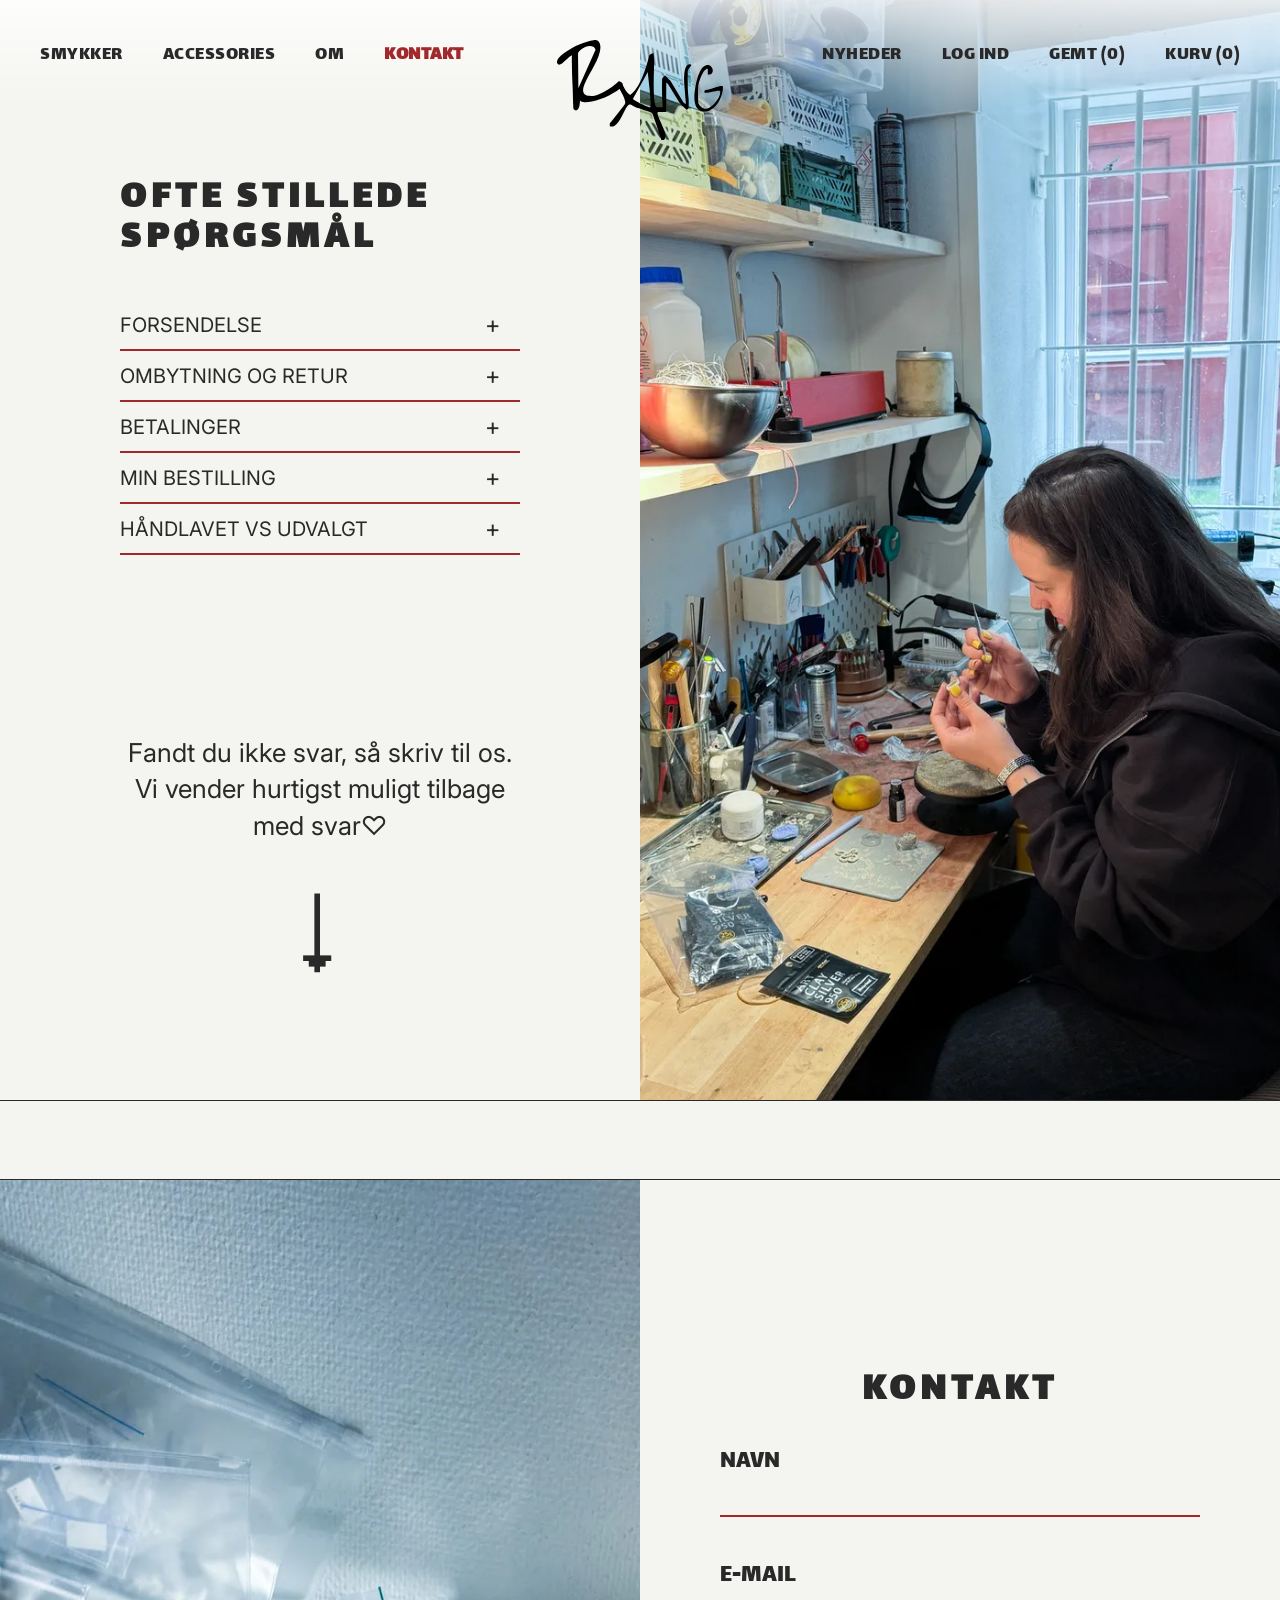
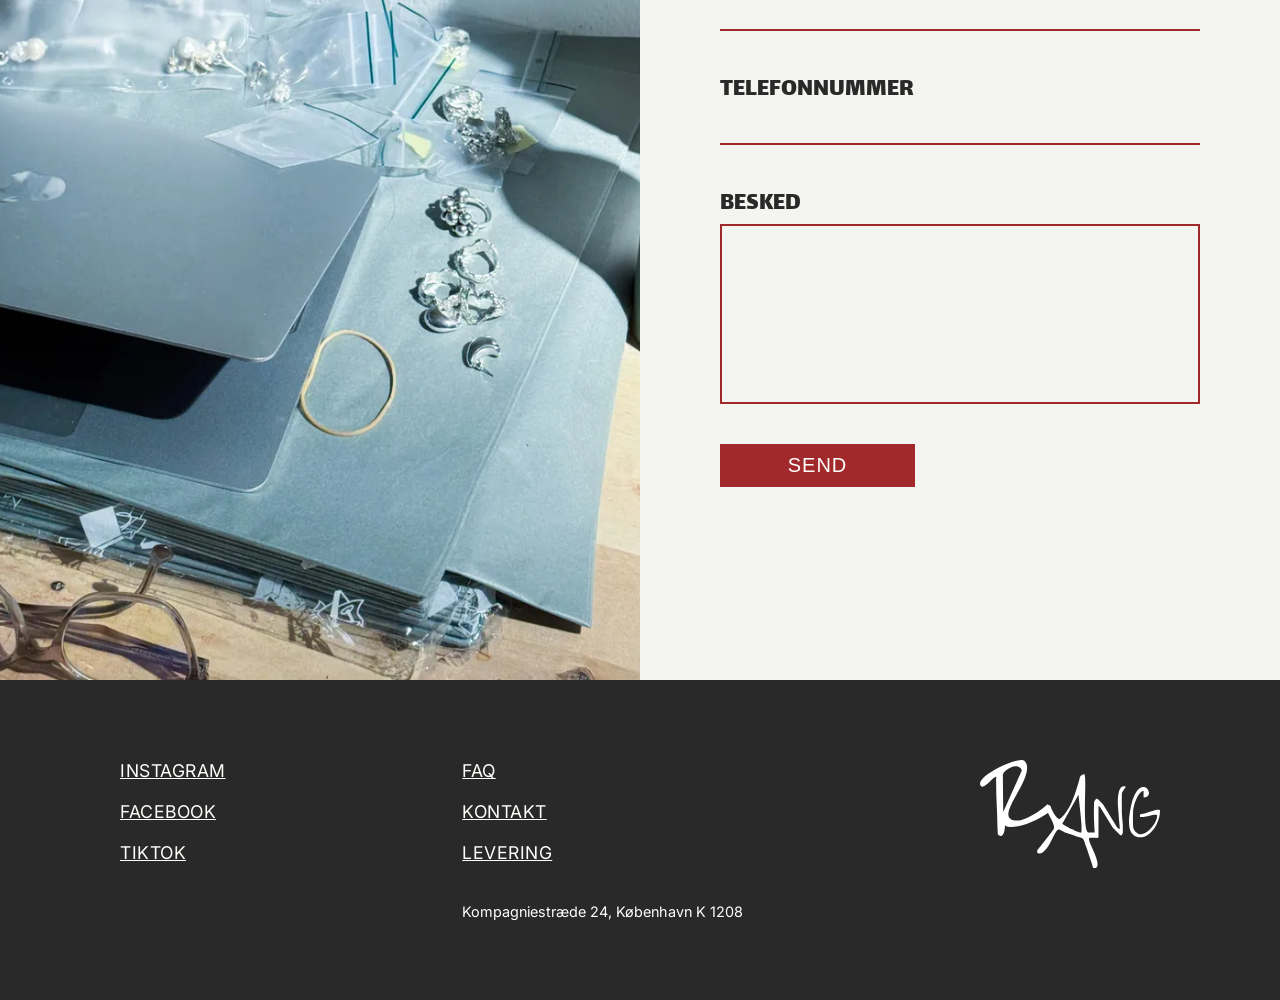
<file: kontakt.html>
<!DOCTYPE html>
<html lang="da">

<head>
    <meta charset="UTF-8">
    <meta name="viewport" content="width=device-width, initial-scale=1.0">
    <title>Rang CPH - Kontakt & FAQ</title>
    <meta name="description"
        content="Se Rangs håndlavede one of a kind-smykker og udvalgte accessories i et råt, urbant og unisex univers.">
    <meta name="robots" content="noindex">
    <link rel="icon" type="image/png" href="photos/favicon_io/favicon-32x32.png">
    <link rel="stylesheet" href="CSS/custom.css">
    <link rel="stylesheet" href="CSS/global.css">
    <link rel="stylesheet" href="CSS/kontakt.css">
    <link rel="preconnect" href="https://fonts.googleapis.com">
    <link rel="preconnect" href="https://fonts.gstatic.com" crossorigin>
    <link href="https://fonts.googleapis.com/css2?family=Lalezar&display=swap" rel="stylesheet">
    <link href="https://fonts.googleapis.com/css2?family=Caveat:wght@400..700&display=swap" rel="stylesheet">
    <link
        href="https://fonts.googleapis.com/css2?family=Inter:ital,opsz,wght@0,14..32,100..900;1,14..32,100..900&display=swap"
        rel="stylesheet">
</head>

<body>

    <header class="site-header">
        <nav class="main-nav">

            <a href="index.html" class="nav-logo">
                <img src="photos/rangLogo.svg" alt="Logo" class="logo-img">
            </a>

            <button class="burger-btn">=</button>

            <div class="nav-menu">
                <div class="nav-left">
                    <a href="smykker.html">Smykker</a>
                    <a href="accessories.html">Accessories</a>
                    <a href="Om.html">Om</a>

                    <a href="kontakt.html" class="active-link">Kontakt</a>
                </div>
                <div class="nav-right">
                    <a href="nyheder.html">Nyheder</a>
                    <a href="#" data-panel-open="login">Log ind</a>
                    <a href="#" data-panel-open="saved">Gemt (<span id="savedCount">0</span>)</a>
                    <a href="#" data-panel-open="cart">Kurv (<span id="cartCount">0</span>)</a>
                </div>
            </div>

        </nav>
    </header>

    <main>

        <section class="grid-1-1-kontakt">
            <div class="sectionFirst">
                <h1>Ofte stillede spørgsmål</h1>
                <section class="sectionFAQ">
                    <details>
                        <summary>Forsendelse</summary>

                        <div class="content">

                            <div>
                                <p><strong>Hvornår afsendes min ordre?</strong></p>
                                <p>
                                    Alle ordrer bestilt før kl. 12 sender vi normalt samme dag. Der kan være forlænget
                                    leveringstid i forbindelse med f.eks.
                                    SALE og jul, hvor leveringstiden kan være op til 10 hverdage. Se mere information
                                    under
                                    Fragt & levering.
                                </p>
                            </div>
                            <div>
                                <p><strong>Hvornår kan jeg forvente at min pakke bliver leveret?</strong></p>

                                <!-- RETTELSE 2: Opdelt p-tag og ul-liste korrekt -->
                                <p>Når pakken er afsendt gælder følgende leveringstider:</p>
                                <ul>
                                    <li>Dao: 1-3 hverdage</li>
                                    <li>Postnord: 1-2 hverdage</li>
                                    <li>GLS: 1-2 hverdage</li>
                                </ul>
                                <p>
                                    OBS: Hvis der ikke er plads på udleveringsstedet, vil din pakke automatisk blive
                                    flyttet
                                    til nærmeste udleveringssted. <br>
                                    Du vil blive informeret af dit valgte fragtfirma. Opstår der problemer/spørgsmål med
                                    forsendelsen, kontakt os venligst
                                    på kundeservice@rang.dk.
                                </p>
                            </div>
                            <div>
                                <p><strong>Hvad koster fragten?</strong></p>

                                <ul>
                                    <li>GLS - Hjemmelevering 50 kr.</li>
                                    <li>GLS - Levering til pakkeshop 39 kr.</li>
                                    <li>PostNord - Hjemmelevering 50 kr.</li>
                                    <li>PostNord - Levering til pakkeshop 39 kr.</li>
                                    <li>DAO - Hjemmelevering 50 kr.</li>
                                    <li>DAO - Levering til pakkeshop 39 kr.</li>
                                </ul>

                                <p>Forventet leveringstid er 1-3 hverdage</p>

                            </div>
                            <div>
                                <p><strong>Kan man få gratis fragt?</strong></p>
                                <p>
                                    Ja, du kan få gratis fragt til pakkeshop, når du køber for 299,- på webshoppen. <br>

                                    Hjemmelevering koster altid 50 kr. <br>

                                    Forventet leveringstid er 1-3 hverdage
                                </p>
                            </div>

                        </div>
                    </details>
                    <details>
                        <summary>Ombytning og retur</summary>

                        <div class="content">
                            <div>
                                <p><strong>Hvad er fristen for at ombytte eller returnerer min ordre?
                                    </strong></p>
                                <p>
                                    Du har 14 dages fuld bytte- og returret fra den dag, du modtager leveringen.
                                    Ombytning kan ske til et tilgodebevis eller
                                    pengene kan refunderes. Vi refunderer kun til det kort, som er benyttet ved købet.
                                    For at oprette en retur, anbefaler vi
                                    at du logger ind her og anmoder om retur, eller send os en mail på
                                    kundeservice@rang.dk.
                                    <br>
                                    Afvent afsending, til vi vender retur med et returlabel til dig. Din
                                    indleveringsfrist på 14 dage, gælder først fra den
                                    da du modtager returlabel.
                                </p>
                            </div>
                            <div>
                                <p><strong>Kan jeg få gratis fragt på ombytning?
                                    </strong></p>
                                <p>

                                    Ja! Du får altid én gratis ombytning pr. ordre - kontakt os på kundeservice@rang.dk
                                </p>
                            </div>
                            <div>
                                <p><strong>Hvor længe kan jeg bytte en gave?
                                    </strong></p>
                                <p>

                                    Som regel har du 14 dage til at kontakte os og sende varen retur, ved gave kan du
                                    forespørge en længere periode, du skal
                                    bare skrive det i noten når du bestiller. <br>

                                    Du kan få længere byttefrist på gaver ved at angive, hvilken dato gaven skal gives,
                                    i noten til din ordre. </p>
                            </div>
                        </div>
                    </details>

                    <details>
                        <summary>Betalinger</summary>

                        <div class="content">
                            <div>
                                <p><strong>Hvordan kan jeg betale?
                                    </strong></p>
                                <p>

                                    Vi accepterer Mobilepay, Dankort, Visa, Mastercard, Maestro, Visa Electron, Viabill,
                                    Anyday, American Express, JCB og
                                    Diners Club. </p>
                            </div>

                        </div>
                    </details>
                    <details>
                        <summary>Min bestilling</summary>

                        <div class="content">
                            <div>
                                <p><strong>Kan jeg annullere eller ændre min ordre?

                                    </strong></p>
                                <p>
                                    Vi pakker din ordre så hurtigt som muligt, og derfor er det ikke muligt at annullere
                                    eller ændre din ordre.</p>
                            </div>

                            <div>
                                <p><strong>Jeg har ikke modtaget min ordre, hvad gør jeg?

                                    </strong></p>
                                <p>

                                    Har du ikke modtaget din ordre inden for den estimerede leveringstid, skal du
                                    kontakte vores kundeservice på
                                    kundeservice@rang.dk, så hjælper vi dig med at finde pakken.

                                    Du kan se den estimerede leveringstid under punktet fragt og levering.</p>
                            </div>


                        </div>
                    </details>

                    <details>
                        <summary>Håndlavet vs udvalgt</summary>

                        <div class="content">
                            <p>
                                Vores ringe er håndlavede og bliver lavet enkeltvis, hvilket betyder, at ingen smykker
                                er helt ens. Hver ring er unik og
                                findes derfor kun i én størrelse. Vores accessories er derimod nøje udvalgte produkter,
                                som er håndplukket for at passe
                                ind i Rangs univers og æstetik.
                            </p>
                        </div>
                    </details>

                </section>

                <p>Fandt du ikke svar, så skriv til os. Vi vender hurtigst muligt tilbage med svar♡ </p>
                <p>⭣</p>
            </div>
            <img src="photos/contact1.webp" alt="">
        </section>

        <section class="section-divider"></section>
        <section class="grid-1-1-kontakt">
            <img src="photos/contact2.webp" alt="">

            <section class="contact-section">
                <h1>KONTAKT</h1>

                <form class="contact-form">
                    <label for="name">NAVN</label>
                    <input type="text" id="name" name="name">

                    <label for="email">E-MAIL</label>
                    <input type="email" id="email" name="email">

                    <label for="phone">TELEFONNUMMER</label>
                    <input type="tel" id="phone" name="phone">

                    <label for="message">BESKED</label>
                    <textarea id="message" name="message"></textarea>

                    <button type="submit">SEND</button>
                </form>
            </section>
        </section>
    </main>

    <footer class="site-footer">

        <div class="footer-col">
            <a href="#">INSTAGRAM</a>
            <a href="#">FACEBOOK</a>
            <a href="#">TIKTOK</a>
        </div>

        <div class="footer-col">
            <a href="#">FAQ</a>
            <a href="#">KONTAKT</a>
            <a href="#">LEVERING</a>
            <p class="footer-address">Kompagniestræde 24, København K 1208</p>
        </div>

        <div class="footer-col logo-col">
            <img src="photos/rangLogo.svg" alt="RANG logo">
        </div>

    </footer>

    <!-- SLIDE-IN: KURV -->
    <aside id="cartPanel" class="slide-panel">
        <button class="panel-close">×</button>

        <h2>Kurv</h2>
        <div class="double-line"></div>

        <div id="cartItems" class="panel-items">
            <p>Din kurv er tom.</p>
        </div>

        <div class="panel-total">
            <span>Samlet beløb</span>
            <span id="cartTotal">0 DKK</span>
        </div>

        <button class="panel-main-btn">FORTSÆT</button>
    </aside>

    <!-- SLIDE-IN: GEMTE -->
    <aside id="savedPanel" class="slide-panel">
        <button class="panel-close">×</button>

        <h2>Gemte</h2>
        <div class="double-line"></div>

        <div id="savedItems" class="panel-items">
            <p>Du har ingen gemte produkter.</p>
        </div>
    </aside>

    <!-- SLIDE-IN: LOG IND -->
    <aside id="loginPanel" class="slide-panel">
        <button class="panel-close">×</button>

        <h2>Log ind</h2>
        <div class="double-line"></div>

        <form class="login-form" id="loginForm">
            <label for="loginEmail">E-mail</label>
            <input type="email" id="loginEmail">

            <label for="loginPassword">Adgangskode</label>
            <input type="password" id="loginPassword">

            <p id="loginError" class="login-error"></p>

            <button type="submit">LOG IND</button>

            <a href="#" class="create-profile-link">Lav profil</a>
        </form>
    </aside>

    <!-- Mørk baggrund bag panel -->
    <div id="panelOverlay" class="panel-overlay"></div>

    <!-- RETTELSE 3: Opdateret til JS/ mappen og tilføjet defer attributter -->
    <script src="JS/navigation.js" defer></script>
    <script src="JS/slidepanels.js" defer></script>

</body>

</html>
</file>
<file: CSS/custom.css>
/*************** Reset & Variabler *********************/
* {
  margin: 0;
  padding: 0;
  box-sizing: border-box;
}

img {
  width: 100%;
  height: auto;
  display: block;
}

:root {
  /* Farver */
  --bgcolor: #f4f5f0;
  --red: #a1292b;
  --black: #2a2929;
  --white: #fefffb;

  /* Fonte */
  --caveat-font: "Caveat", cursive;
  --lalezar-font: "Lalezar", sans-serif;
  --inter-font: "Inter", sans-serif;

  /* SPACING / AFSTANDE */
  --space-xs: 5px;
  --space-small: 10px;
  --space-medium: 20px;
  --space-large: 40px;
  --space-xlarge: 80px;
  --space-xxlarge: 120px;
  --space-xxxlarge: 180px;
}
</file>
<file: CSS/global.css>
/* ===========================================
 GENERELT OG TYPOGRAFI
=========================================== */
body {
  margin: 0;
  color: var(--black);
  background-color: var(--bgcolor);
}

h1 {
  font-family: var(--lalezar-font);
  color: var(--black);
}

p {
  font-family: var(--inter-font);
  color: var(--black);
}

a {
  font-family: var(--lalezar-font);
  color: var(--black);
}

a:hover {
  color: var(--red);
}

.andenfont {
  font-family: var(--caveat-font);
  font-size: 2.2rem;
  color: var(--black);
}

summary {
  font-family: var(--inter-font);
  text-transform: uppercase;
}

/* Sektions adskillelse (Divider) */
.section-divider {
  width: 100%;
  height: var(--space-xlarge);
  background-color: var(--bgcolor);
  border-top: 1px solid var(--black);
  border-bottom: 1px solid var(--black);
  box-sizing: border-box;
}

/* ===========================================
 ANIMATIONER
=========================================== */
@keyframes shrink-logo {
  from {
    height: 100px;
  }
  to {
    height: var(--space-large);
  }
}

/* ===========================================
 HEADER OG NAVIGATION
=========================================== */
.site-header {
  width: 100%;
  padding: var(--space-small) var(--space-medium);
  box-sizing: border-box;
  position: fixed;
  top: 0;
  left: 0;
  z-index: 100;
  background-color: transparent;
  transition: background-color 0.3s ease;
}

.site-header.scrolled,
.site-header:hover {
  background-color: var(--white);
  box-shadow: 0 2px 10px rgba(0, 0, 0, 0.05);
}

.site-header:hover .logo-img {
  animation: shrink-logo 0.3s ease forwards;
}

.main-nav {
  display: flex;
  flex-wrap: wrap;
  justify-content: space-between;
  align-items: center;
}

.nav-logo {
  display: flex;
  z-index: 101;
}

.logo-img {
  height: 60px;
  width: auto;
}

.burger-btn {
  display: block;
  background: none;
  border: none;
  font-size: 2.5rem;
  cursor: pointer;
  color: var(--black);
  padding: 0;
  z-index: 101;
}

.nav-menu {
  display: none;
  width: 100%;
  flex-direction: column;
  padding-top: var(--space-large);
  gap: var(--space-medium);
}

.nav-menu.active {
  display: flex;
}

.nav-left,
.nav-right {
  display: flex;
  flex-direction: column;
  align-items: center;
  gap: var(--space-small);
}

.main-nav a {
  text-decoration: none;
  color: var(--black);
  font-weight: 400;
  font-size: 1.2rem;
  text-transform: uppercase;
  letter-spacing: 0.5px;
}

.main-nav a.active-link {
  color: var(--red);
  font-weight: 700; /* Gør den evt. lidt tykkere for ekstra markering */
}

/* ===========================================
 FOOTER
=========================================== */
.site-footer {
  background-color: var(--black);
  color: var(--white);
  padding: var(--space-xlarge) var(--space-medium);
  display: flex;
  flex-direction: column;
  gap: var(--space-xlarge);
  align-items: center;
  text-align: center;
}

.footer-col {
  display: flex;
  flex-direction: column;
  gap: var(--space-medium);
}

.site-footer a {
  color: var(--white);
  text-decoration: underline;
  font-family: "Inter", sans-serif;
  font-size: 1.1rem;
  letter-spacing: 0.5px;
  transition: opacity 0.2s ease;
}

.footer-address {
  margin: 0;
  margin-top: var(--space-medium);
  font-size: 0.9rem;
  color: var(--white);
}

.logo-col img {
  width: 180px;
  height: auto;
  display: block;
  filter: brightness(0) invert(100%);
}

/* ===========================================
 SLIDE PANEL (Kurv / Gemte) & HJERTER
=========================================== */
.panel-overlay {
  position: fixed;
  inset: 0;
  background: var(--black);
  opacity: 0;
  pointer-events: none;
  transition: 0.3s ease;
  z-index: 9998;
}

.panel-overlay.is-open {
  opacity: 0.6;
  pointer-events: auto;
}

.slide-panel {
  position: fixed;
  top: 0;
  right: 0;
  width: min(420px, 90vw);
  height: 100vh;
  background: var(--white);
  z-index: 9999;
  padding: var(--space-xlarge) var(--space-large) var(--space-large);
  transform: translateX(100%);
  transition: transform 0.35s ease;
  overflow-y: auto;
}

.slide-panel.is-open {
  transform: translateX(0);
}

.slide-panel h2 {
  text-align: center;
  text-transform: uppercase;
  font-family: var(--lalezar-font);
  font-size: 2rem;
}

.panel-close {
  position: absolute;
  top: var(--space-medium);
  right: var(--space-medium);
  background: none;
  border: none;
  font-size: 2.5rem;
  cursor: pointer;
}

.double-line {
  border-top: 1px solid var(--black);
  border-bottom: 1px solid var(--black);
  height: 8px;
  margin: 0 auto var(--space-large);
  width: 70%;
}

.panel-product {
  display: grid;
  grid-template-columns: 100px 1fr;
  gap: var(--space-medium);
  margin-bottom: var(--space-large);
}

.panel-product-img {
  width: 100px;
  height: 130px;
  background: var(--white);
}

.panel-product-img img {
  width: 100%;
  height: 100%;
  object-fit: cover;
}

.panel-product-info p {
  margin: 0 0 var(--space-xs);
}

.panel-product-info button {
  display: block;
  margin-top: var(--space-small);
  background: none;
  border: none;
  text-decoration: underline;
  cursor: pointer;
  padding: 0;
}

.panel-product-info button:last-child {
  background: var(--red);
  color: var(--white);
  text-decoration: none;
  padding: var(--space-xs) var(--space-small);
}

.panel-total {
  display: flex;
  justify-content: space-between;
  border-top: 1px solid var(--black);
  padding-top: var(--space-small);
  margin-top: var(--space-large);
  font-family: var(--inter-font);
}

.panel-main-btn,
.login-form button {
  width: 100%;
  background: var(--red);
  color: var(--white);
  border: none;
  padding: var(--space-small);
  margin-top: var(--space-small);
  cursor: pointer;
}

.login-form {
  display: grid;
  gap: var(--space-medium);
}

.login-form label {
  font-family: var(--lalezar-font);
  font-size: 1.5rem;
  text-transform: uppercase;
}

.login-form input {
  background: transparent;
  border: none;
  border-bottom: 1px solid var(--red);
  padding: var(--space-small) 0;
}

.login-error {
  color: var(--red);
  font-size: 0.9rem;
  margin: 0;
}

.create-profile-link {
  display: inline-block;
  margin-top: var(--space-small);
  color: var(--black);
  text-decoration: underline;
  text-underline-offset: 4px;
}

.heart-icon {
  cursor: pointer;
  fill: transparent;
  transition: 0.2s ease;
}

.heart-icon.liked {
  fill: var(--red);
  stroke: var(--red);
}

/* ===========================================
 GENERELT PRODUKT GRID (Brugt på flere sider)
=========================================== */
.product-grid {
  display: grid;
  grid-template-columns: repeat(2, 1fr);
  gap: var(--space-medium);
  /* max-width: 1200px;
  margin: 0 auto; */
  max-width: 2000px;
  margin: 0 10%;
}

.product-item {
  display: flex;
  flex-direction: column;
  gap: var(--space-small);
}

.product-item img {
  width: 100%;
  object-fit: cover;
  aspect-ratio: 4 / 5;
  display: block;
}

.product-link {
  text-decoration: underline;
  font-family: var(--inter-font);
  font-size: 0.9rem;
}

/* ===========================================
 GLOBAL DESKTOP MEDIA QUERY
=========================================== */
@media (min-width: 768px) {
  .andenfont {
    font-size: 3rem;
  }

  .site-header {
    padding: var(--space-large) var(--space-large);
    background-image: linear-gradient(to bottom, rgba(255, 255, 255, 0.8), rgba(255, 255, 255, 0));
  }

  .burger-btn {
    display: none;
  }

  .main-nav {
    position: relative;
  }

  .nav-logo {
    position: absolute;
    left: 50%;
    transform: translateX(-50%);
    top: 0px;
  }

  .logo-img {
    height: 100px;
    animation: shrink-logo linear both;
    animation-timeline: scroll(root);
    animation-range: 0px 100px;
  }

  .nav-menu {
    display: flex !important;
    flex-direction: row;
    justify-content: space-between;
    width: 100%;
    padding: 0;
  }

  .nav-left,
  .nav-right {
    flex-direction: row;
    gap: var(--space-large);
  }

  .site-footer {
    flex-direction: row;
    justify-content: space-between;
    align-items: flex-start;
    padding: var(--space-xlarge) var(--space-xxlarge);
    text-align: left;
  }

  .footer-col {
    align-items: flex-start;
  }
  .logo-col {
    align-items: flex-end;
  }

  .product-grid {
    grid-template-columns: repeat(4, 1fr);
    gap: var(--space-large);
  }
}
</file>
<file: CSS/kontakt.css>
main {
  margin-top: 0;
}

.sectionFirst {
  padding: var(--space-xxxlarge) var(--space-medium) var(--space-xlarge);
}

.sectionFirst h1 {
  font-family: var(--lalezar-font);
  font-size: var(--space-large);
  text-transform: uppercase;
  line-height: 1;
  color: var(--black);
  margin-bottom: var(--space-large);
}

.sectionFirst > p {
  text-align: center;
  color: var(--black);
}

.sectionFirst > p:first-of-type {
  font-size: 18px;
  line-height: 1.4;
  max-width: 500px;
  margin: 0 auto var(--space-large);
}

.sectionFirst > p:last-of-type {
  font-size: 70px;
  line-height: 1;
}

.sectionFAQ {
  margin-bottom: var(--space-xxlarge);
}

.sectionFAQ details {
  border-bottom: 2px solid var(--red);
  padding: var(--space-small) 0;
}

.sectionFAQ details div {
  margin-block: var(--space-medium);
  font-family: var(--inter-font);
}

.sectionFAQ details ul {
  margin-block: var(--space-small);
}

.sectionFAQ summary {
  list-style: none;
  cursor: pointer;
  display: flex;
  justify-content: space-between;
  align-items: center;
  font-size: var(--space-medium);
  color: var(--black);
}

.sectionFAQ summary::-webkit-details-marker {
  display: none;
}

.sectionFAQ summary::after {
  content: "+";
  font-size: 24px;
  padding-right: var(--space-medium);
}

.sectionFAQ details[open] summary::after {
  content: "-";
  padding-right: var(--space-medium);
}

.sectionFAQ .content {
  padding-top: var(--space-small);
  padding-bottom: var(--space-small);
  line-height: 1.5;
  font-size: 15px;
  color: var(--black);
}

/* Formular */
.contact-section {
  padding: var(--space-xxxlarge) var(--space-medium) var(--space-xlarge);
}

.contact-section h1 {
  font-family: var(--lalezar-font);
  font-size: var(--space-large);
  text-align: center;
  color: var(--black);
  margin-bottom: var(--space-medium);
}

.contact-form {
  display: flex;
  flex-direction: column;
}

.contact-form label {
  font-family: var(--lalezar-font);
  font-size: var(--space-medium);
  color: var(--black);
}

.contact-form input {
  border: none;
  border-bottom: 2px solid var(--red);
  background: transparent;
  height: 35px;
  margin-bottom: var(--space-large);
  outline: none;
  font-size: 18px;
}

.contact-form textarea {
  border: 2px solid var(--red);
  background: transparent;
  height: 180px;
  resize: none;
  margin-bottom: var(--space-large);
  outline: none;
  font-size: 18px;
  padding: var(--space-small);
}

.contact-form button {
  width: 120px;
  background-color: var(--red);
  color: var(--white);
  border: none;
  padding: var(--space-small) 0;
  font-size: 16px;
  letter-spacing: 1px;
}

@media (min-width: 768px) {
  .grid-1-1-kontakt {
    display: grid;
    grid-template-columns: 1fr 1fr;
    align-items: flex-start;
    margin-bottom: 0;
  }

  .grid-1-1-kontakt > div {
    padding-bottom: 0 !important;
    margin-bottom: 0 !important;
  }

  .grid-1-1-kontakt img {
    width: 100%;
    height: 1100px;
    object-fit: cover;
    display: block;
  }

  .sectionFirst {
    padding: var(--space-xxxlarge) var(--space-xxlarge) var(--space-xxlarge);
  }

  .sectionFirst h1 {
    font-size: var(--space-large);
    margin-bottom: var(--space-large);
    letter-spacing: 5px;
  }

  .contact-section h1 {
    letter-spacing: 5px;
  }

  .sectionFAQ {
    max-width: 1100px;
    margin-bottom: var(--space-xxxlarge);
  }

  .sectionFAQ summary {
    font-size: var(--space-medium);
  }

  .sectionFirst > p:first-of-type {
    font-size: 26px;
    max-width: 480px;
  }

  .sectionFirst > p:last-of-type {
    font-size: 90px;
  }

  .contact-section {
    padding: var(--space-xxxlarge) var(--space-xlarge) var(--space-xlarge);
  }

  .contact-form {
    max-width: 700px;
  }

  .contact-form label {
    font-size: 25px;
  }

  .contact-form button {
    width: 195px;
    font-size: var(--space-medium);
  }
}
</file>
